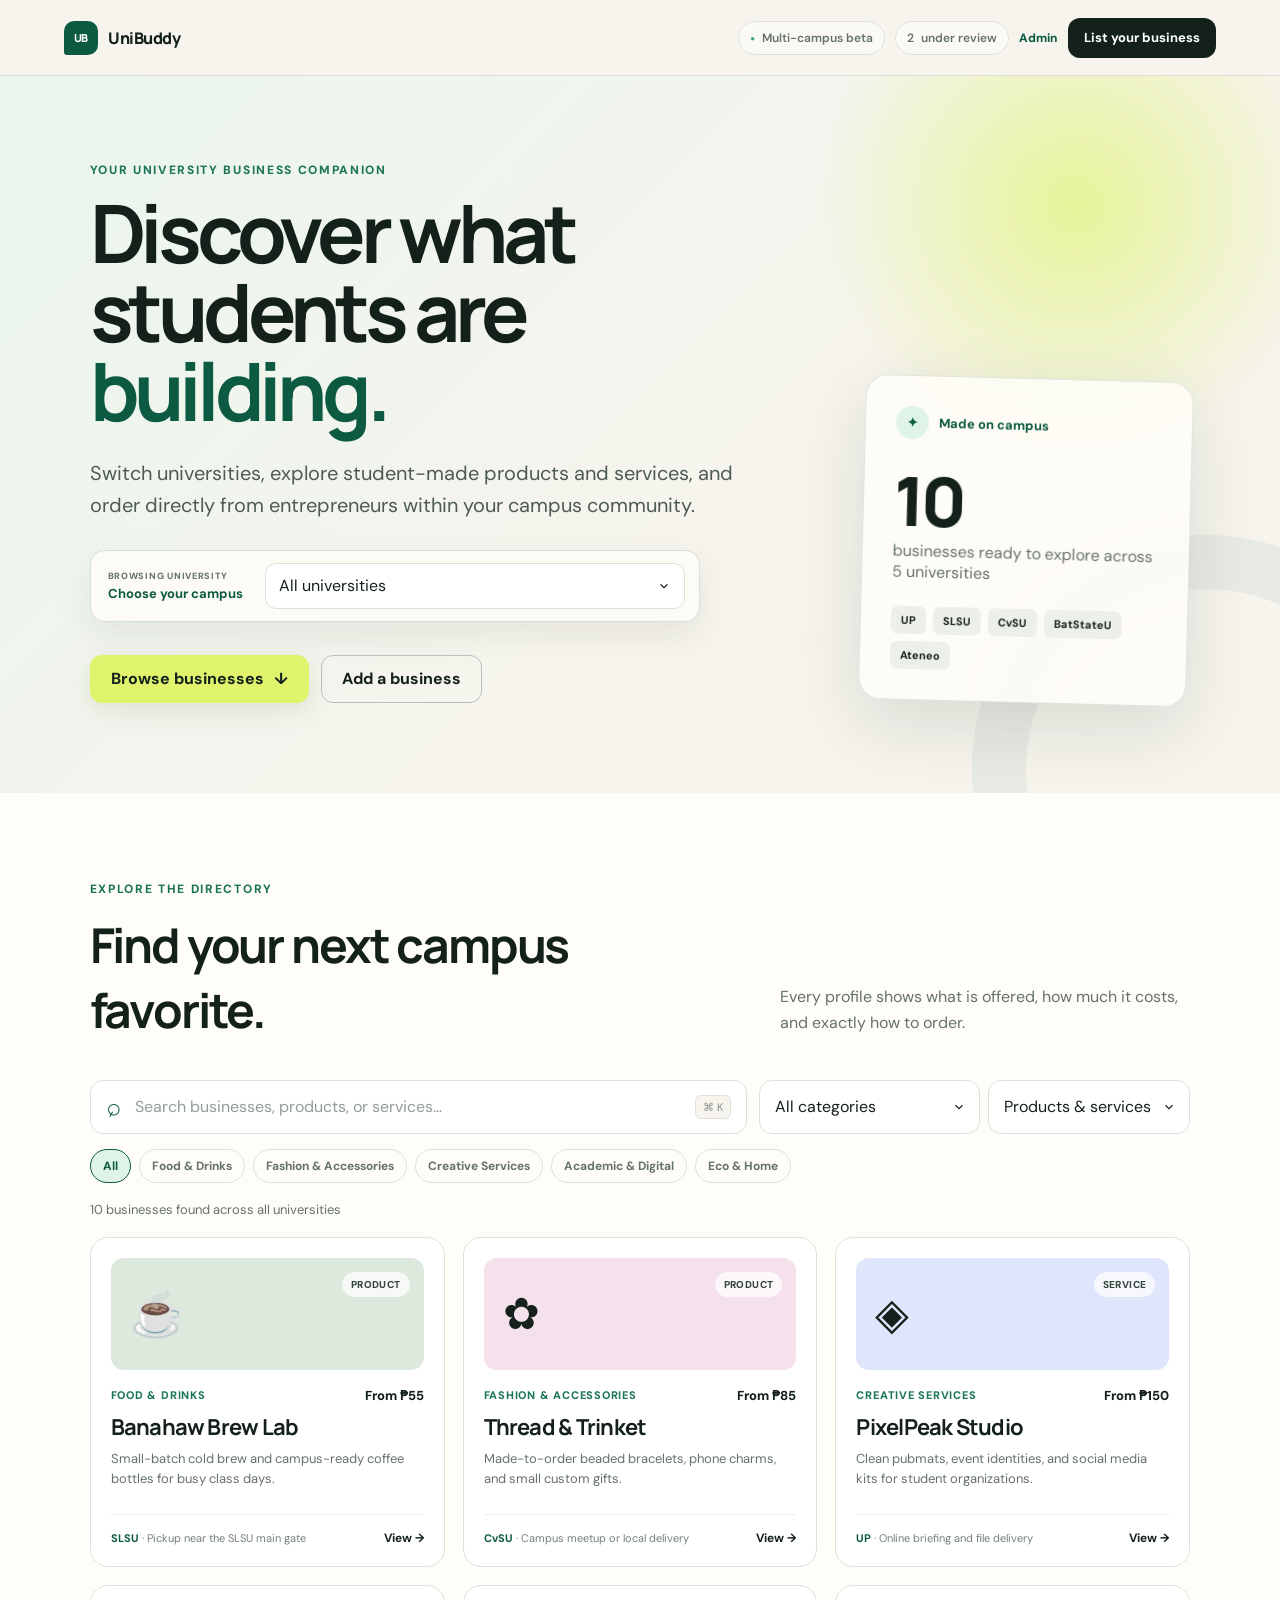
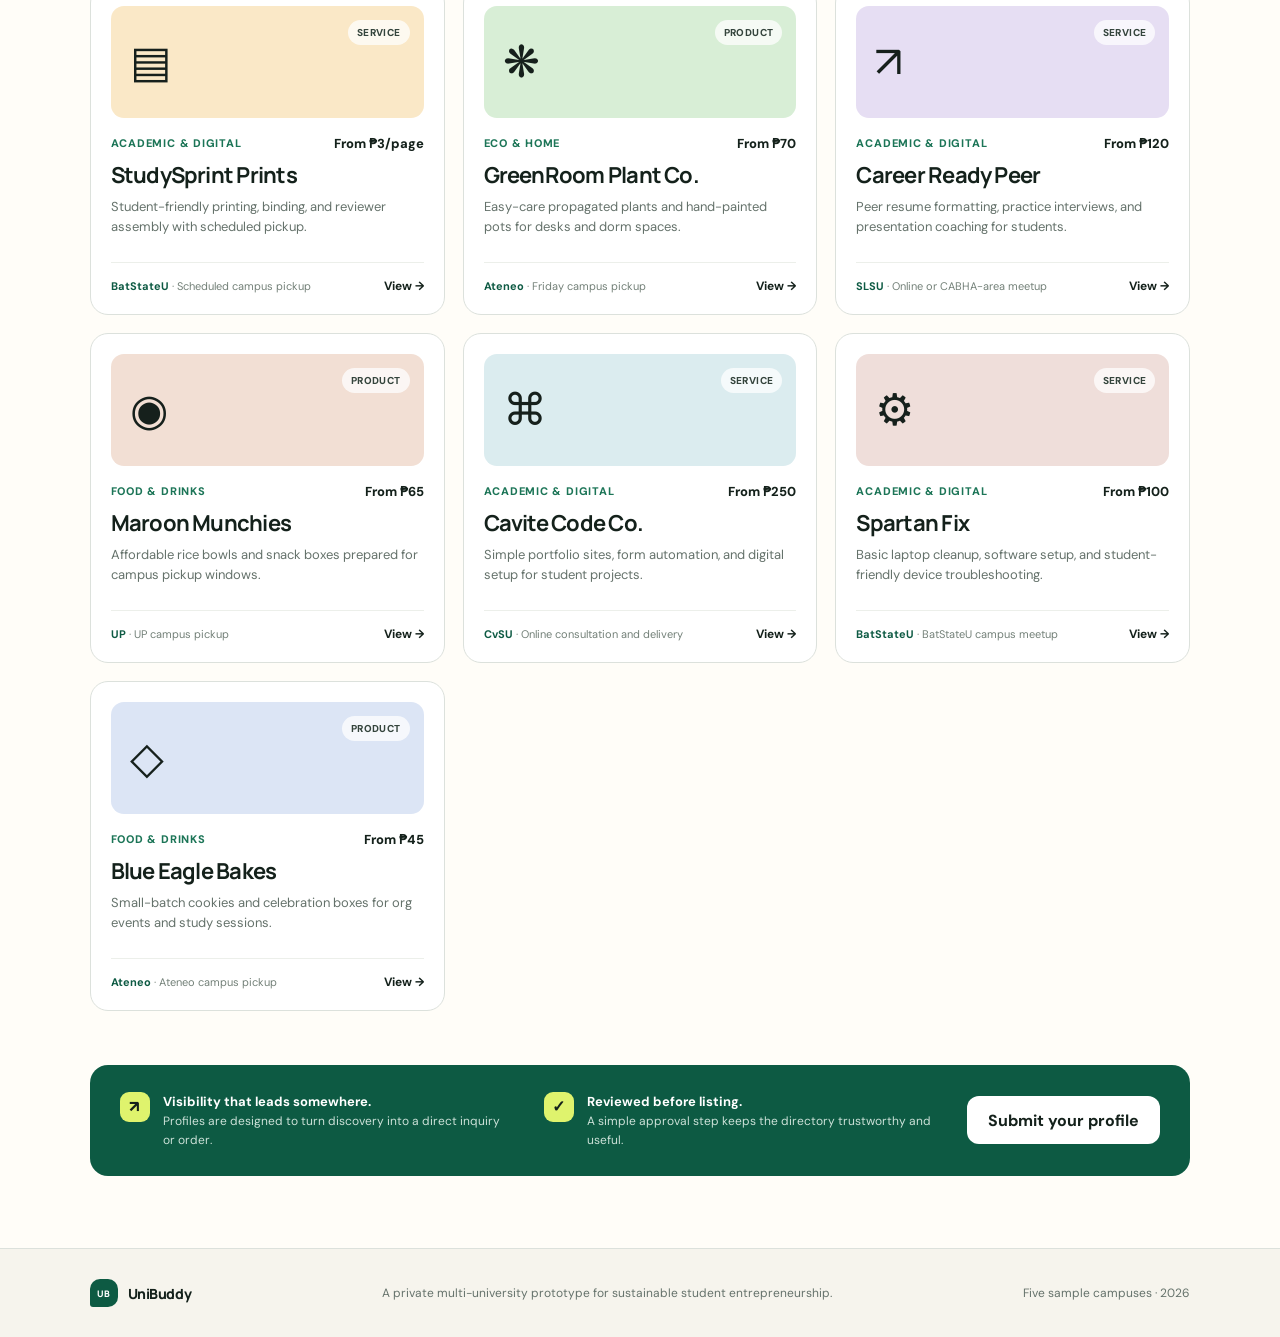
<file: index.html>
<!doctype html>
<html lang="en">
  <head>
    <meta charset="UTF-8" />
    <meta name="viewport" content="width=device-width, initial-scale=1.0" />
    <meta name="description" content="UniBuddy is a multi-university directory for student-owned products and services." />
    <title>UniBuddy — University Student Business Directory</title>
    <link rel="preconnect" href="https://fonts.googleapis.com" />
    <link rel="preconnect" href="https://fonts.gstatic.com" crossorigin />
    <link href="https://fonts.googleapis.com/css2?family=DM+Sans:wght@400;500;600;700&family=Manrope:wght@600;700;800&display=swap" rel="stylesheet" />
    <link rel="stylesheet" href="styles.css" />
  </head>
  <body>
    <header class="site-header">
      <a class="brand" href="#top" aria-label="UniBuddy home">
        <span class="brand-mark">UB</span>
        <span>UniBuddy</span>
      </a>
      <div class="header-actions">
        <span class="private-badge"><span aria-hidden="true">●</span> Multi-campus beta</span>
        <button class="submission-status" id="submissionStatus" type="button" hidden>
          <span id="pendingCount">0</span> under review
        </button>
        <a class="header-link" href="admin.html">Admin</a>
        <button class="button button-dark button-small" data-open-submit type="button">List your business</button>
      </div>
    </header>

    <main id="top">
      <section class="hero">
        <div class="hero-content">
          <p class="eyebrow">Your university business companion</p>
          <h1>Discover what students are <span>building.</span></h1>
          <p class="hero-copy">Switch universities, explore student-made products and services, and order directly from entrepreneurs within your campus community.</p>
          <label class="campus-switcher" for="universitySelect">
            <span><small>Browsing university</small><strong>Choose your campus</strong></span>
            <select id="universitySelect" aria-label="Choose a university">
              <option value="all">All universities</option>
              <option value="up">University of the Philippines (UP)</option>
              <option value="slsu">Southern Luzon State University (SLSU)</option>
              <option value="cvsu">Cavite State University (CvSU)</option>
              <option value="batsu">Batangas State University (BatStateU)</option>
              <option value="ateneo">Ateneo de Manila University</option>
            </select>
          </label>
          <div class="hero-actions">
            <a class="button button-accent" href="#directory">Browse businesses <span aria-hidden="true">↓</span></a>
            <button class="button button-ghost" data-open-submit type="button">Add a business</button>
          </div>
        </div>
        <aside class="hero-card" aria-label="Directory snapshot">
          <div class="snapshot-top">
            <span class="snapshot-icon" aria-hidden="true">✦</span>
            <span>Made on campus</span>
          </div>
          <div class="snapshot-number" id="heroBusinessCount">10</div>
          <p id="snapshotContext">businesses ready to explore across 5 universities</p>
          <div class="snapshot-tags">
            <span>UP</span><span>SLSU</span><span>CvSU</span><span>BatStateU</span><span>Ateneo</span>
          </div>
        </aside>
      </section>

      <section class="directory-section" id="directory">
        <div class="section-heading">
          <div>
            <p class="eyebrow">Explore the directory</p>
            <h2>Find your next campus favorite.</h2>
          </div>
          <p>Every profile shows what is offered, how much it costs, and exactly how to order.</p>
        </div>

        <div class="browse-panel">
          <label class="search-box" for="searchInput">
            <span aria-hidden="true">⌕</span>
            <input id="searchInput" type="search" placeholder="Search businesses, products, or services…" autocomplete="off" />
            <kbd>⌘ K</kbd>
          </label>
          <div class="select-group">
            <label>
              <span class="sr-only">Filter by category</span>
              <select id="categoryFilter">
                <option value="all">All categories</option>
              </select>
            </label>
            <label>
              <span class="sr-only">Filter by offering type</span>
              <select id="typeFilter">
                <option value="all">Products & services</option>
                <option value="Product">Products</option>
                <option value="Service">Services</option>
              </select>
            </label>
          </div>
        </div>

        <div class="category-chips" id="categoryChips" aria-label="Quick category filters"></div>

        <div class="results-row">
          <p id="resultsCount" aria-live="polite"></p>
          <button class="text-button" id="resetFilters" type="button" hidden>Clear filters</button>
        </div>

        <div class="business-grid" id="businessGrid"></div>

        <div class="empty-state" id="emptyState" hidden>
          <span aria-hidden="true">⌕</span>
          <h3>No businesses found</h3>
          <p>Try another keyword or clear the filters.</p>
          <button class="button button-dark button-small" id="emptyReset" type="button">Show all businesses</button>
        </div>

        <div class="purpose-strip">
          <div>
            <span aria-hidden="true">↗</span>
            <p><strong>Visibility that leads somewhere.</strong><br />Profiles are designed to turn discovery into a direct inquiry or order.</p>
          </div>
          <div>
            <span aria-hidden="true">✓</span>
            <p><strong>Reviewed before listing.</strong><br />A simple approval step keeps the directory trustworthy and useful.</p>
          </div>
          <button class="button button-light" data-open-submit type="button">Submit your profile</button>
        </div>
      </section>
    </main>

    <footer>
      <a class="brand brand-footer" href="#top"><span class="brand-mark">UB</span><span>UniBuddy</span></a>
      <p>A private multi-university prototype for sustainable student entrepreneurship.</p>
      <span>Five sample campuses · 2026</span>
    </footer>

    <dialog class="profile-dialog" id="profileDialog" aria-labelledby="profileName">
      <div class="dialog-shell">
        <button class="icon-button dialog-close" type="button" data-close-profile aria-label="Close profile">×</button>
        <div id="profileContent"></div>
      </div>
    </dialog>

    <dialog class="submit-dialog" id="submitDialog" aria-labelledby="submitTitle">
      <div class="submit-shell">
        <div class="submit-heading">
          <div>
            <p class="eyebrow">Business profile submission</p>
            <h2 id="submitTitle">Show your campus what you offer.</h2>
            <p>Your listing will be saved as a private demo submission and marked for admin review.</p>
          </div>
          <button class="icon-button" type="button" data-close-submit aria-label="Close submission form">×</button>
        </div>

        <div class="submit-layout" id="submissionFormView">
          <form id="businessForm" novalidate>
            <div class="form-grid">
              <label class="field field-wide">
                <span>University *</span>
                <select name="universityId" required>
                  <option value="">Choose your university</option>
                  <option value="up">University of the Philippines (UP)</option>
                  <option value="slsu">Southern Luzon State University (SLSU)</option>
                  <option value="cvsu">Cavite State University (CvSU)</option>
                  <option value="batsu">Batangas State University (BatStateU)</option>
                  <option value="ateneo">Ateneo de Manila University</option>
                </select>
                <small class="error-message"></small>
              </label>
              <label class="field field-wide">
                <span>Business name *</span>
                <input name="businessName" required maxlength="45" placeholder="e.g., Your Campus Brand" />
                <small class="error-message"></small>
              </label>
              <label class="field">
                <span>Category *</span>
                <select name="category" required>
                  <option value="">Choose one</option>
                  <option>Food & Drinks</option>
                  <option>Fashion & Accessories</option>
                  <option>Creative Services</option>
                  <option>Academic & Digital</option>
                  <option>Eco & Home</option>
                  <option>Personal Care</option>
                </select>
                <small class="error-message"></small>
              </label>
              <label class="field">
                <span>Offering type *</span>
                <select name="type" required>
                  <option value="">Choose one</option>
                  <option>Product</option>
                  <option>Service</option>
                </select>
                <small class="error-message"></small>
              </label>
              <label class="field field-wide">
                <span>Short description *</span>
                <textarea name="description" required maxlength="150" rows="3" placeholder="What do you offer, and who is it for?"></textarea>
                <small class="character-count"><span id="descriptionCount">0</span>/150</small>
                <small class="error-message"></small>
              </label>
              <label class="field">
                <span>Starting price *</span>
                <input name="price" required maxlength="25" placeholder="e.g., ₱120" />
                <small class="error-message"></small>
              </label>
              <label class="field">
                <span>Order method *</span>
                <select name="orderMethod" required>
                  <option value="">Choose one</option>
                  <option>Message to order</option>
                  <option>Order form</option>
                  <option>Booking request</option>
                  <option>Pre-order</option>
                </select>
                <small class="error-message"></small>
              </label>
              <label class="field">
                <span>Contact or order link *</span>
                <input name="contact" required maxlength="80" placeholder="Email, handle, or form link" />
                <small class="error-message"></small>
              </label>
              <label class="field">
                <span>Pickup / delivery</span>
                <input name="fulfillment" maxlength="60" placeholder="e.g., campus gate pickup" />
              </label>
              <label class="field field-wide">
                <span>Sustainable practice</span>
                <input name="impact" maxlength="100" placeholder="e.g., Made to order to reduce excess inventory" />
              </label>
            </div>
            <label class="consent-row">
              <input type="checkbox" name="consent" required />
              <span>I confirm these details are ready for directory review.</span>
            </label>
            <small class="error-message consent-error"></small>
            <div class="form-actions">
              <button class="button button-ghost" type="button" data-close-submit>Cancel</button>
              <button class="button button-accent" type="submit">Submit for review <span aria-hidden="true">→</span></button>
            </div>
          </form>

          <aside class="live-preview" aria-label="Live profile preview">
            <p class="preview-label">Live preview</p>
            <div id="formPreview"></div>
          </aside>
        </div>

        <div class="submission-success" id="submissionSuccess" hidden>
          <div class="success-mark" aria-hidden="true">✓</div>
          <p class="eyebrow">Submitted for review</p>
          <h2>Your profile is in the review queue.</h2>
          <p>For this private prototype, the submission is saved only in this browser. It will not appear in the main directory until an admin approves it.</p>
          <div class="review-card" id="reviewCard"></div>
          <button class="button button-dark" type="button" data-close-submit>Back to directory</button>
        </div>
      </div>
    </dialog>

    <div class="toast" id="toast" role="status" aria-live="polite"></div>
    <script src="store.js"></script>
    <script src="app.js"></script>
  </body>
</html>
</file>
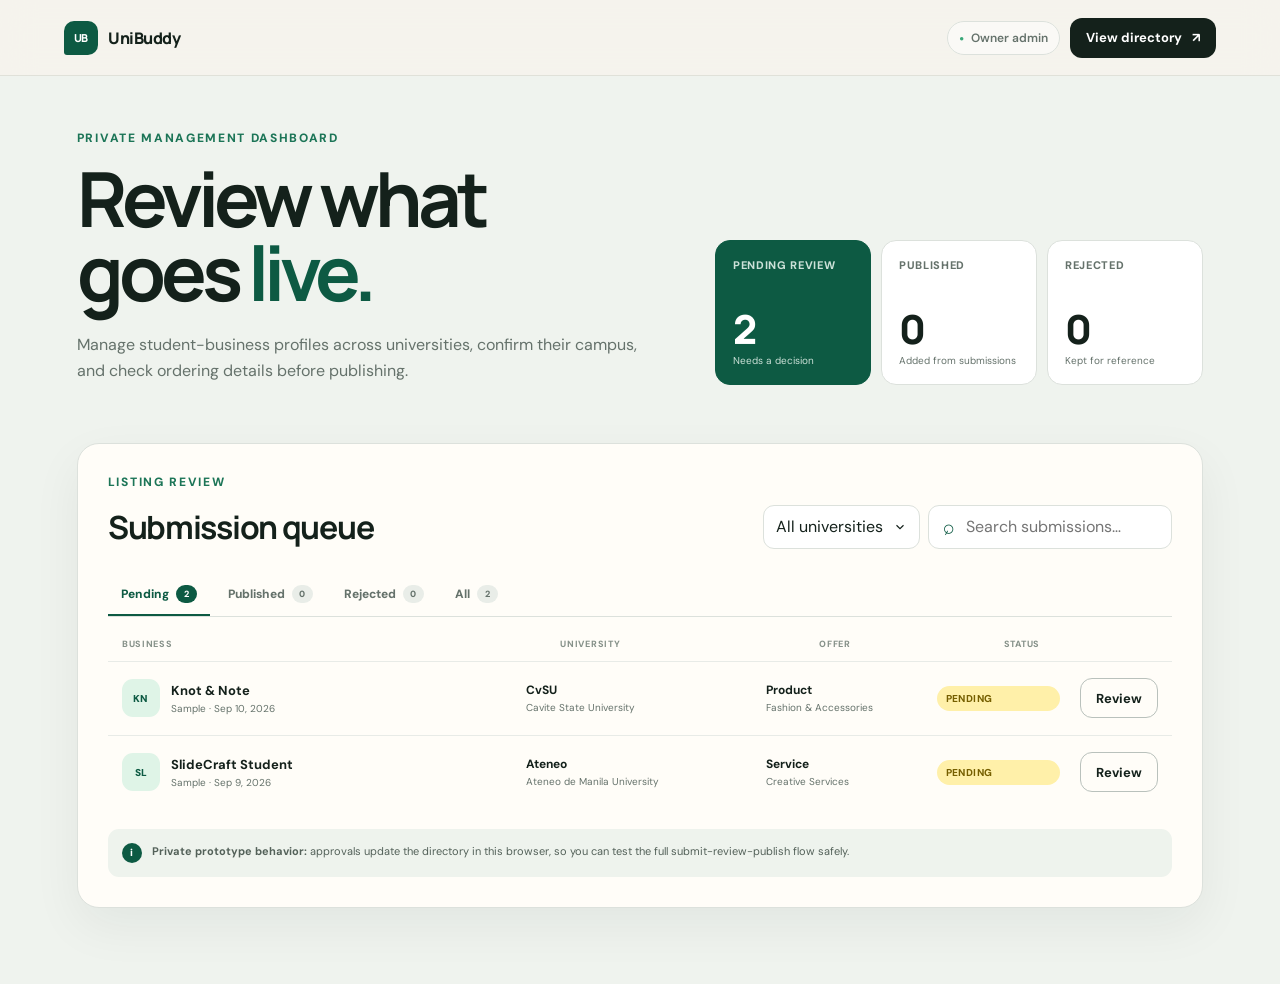
<file: admin.html>
<!doctype html>
<html lang="en">
  <head>
    <meta charset="UTF-8" />
    <meta name="viewport" content="width=device-width, initial-scale=1.0" />
    <meta name="description" content="Private UniBuddy multi-university listing review dashboard." />
    <title>UniBuddy Admin — Listing Review</title>
    <link rel="preconnect" href="https://fonts.googleapis.com" />
    <link rel="preconnect" href="https://fonts.gstatic.com" crossorigin />
    <link href="https://fonts.googleapis.com/css2?family=DM+Sans:wght@400;500;600;700&family=Manrope:wght@600;700;800&display=swap" rel="stylesheet" />
    <link rel="stylesheet" href="styles.css" />
  </head>
  <body class="admin-page">
    <header class="site-header admin-header">
      <a class="brand" href="index.html" aria-label="Back to UniBuddy directory">
        <span class="brand-mark">UB</span>
        <span>UniBuddy</span>
      </a>
      <div class="header-actions">
        <span class="private-badge"><span aria-hidden="true">●</span> Owner admin</span>
        <a class="button button-dark button-small" href="index.html">View directory <span aria-hidden="true">↗</span></a>
      </div>
    </header>

    <main class="admin-main">
      <section class="admin-intro">
        <div>
          <p class="eyebrow">Private management dashboard</p>
          <h1>Review what goes <span>live.</span></h1>
          <p>Manage student-business profiles across universities, confirm their campus, and check ordering details before publishing.</p>
        </div>
        <div class="admin-stat-grid" aria-label="Submission summary">
          <article class="admin-stat stat-pending"><span>Pending review</span><strong id="pendingStat">0</strong><small>Needs a decision</small></article>
          <article class="admin-stat"><span>Published</span><strong id="approvedStat">0</strong><small>Added from submissions</small></article>
          <article class="admin-stat"><span>Rejected</span><strong id="rejectedStat">0</strong><small>Kept for reference</small></article>
        </div>
      </section>

      <section class="review-section">
        <div class="review-heading">
          <div>
            <p class="eyebrow">Listing review</p>
            <h2>Submission queue</h2>
          </div>
          <div class="admin-toolbar">
            <label class="admin-campus-filter">
              <span class="sr-only">Filter submissions by university</span>
              <select id="adminUniversityFilter">
                <option value="all">All universities</option>
                <option value="up">UP</option><option value="slsu">SLSU</option><option value="cvsu">CvSU</option>
                <option value="batsu">BatStateU</option><option value="ateneo">Ateneo</option>
              </select>
            </label>
            <label class="admin-search" for="adminSearch">
              <span aria-hidden="true">⌕</span>
              <input id="adminSearch" type="search" placeholder="Search submissions…" autocomplete="off" />
            </label>
          </div>
        </div>

        <div class="review-tabs" id="reviewTabs" role="tablist" aria-label="Submission status filters">
          <button class="review-tab active" type="button" data-status="Pending">Pending <span id="pendingTabCount">0</span></button>
          <button class="review-tab" type="button" data-status="Approved">Published <span id="approvedTabCount">0</span></button>
          <button class="review-tab" type="button" data-status="Rejected">Rejected <span id="rejectedTabCount">0</span></button>
          <button class="review-tab" type="button" data-status="All">All <span id="allTabCount">0</span></button>
        </div>

        <div class="review-table-wrap">
          <div class="review-table-head" aria-hidden="true">
            <span>Business</span><span>University</span><span>Offer</span><span>Status</span><span></span>
          </div>
          <div id="reviewQueue"></div>
          <div class="admin-empty" id="adminEmpty" hidden>
            <span aria-hidden="true">✓</span>
            <h3>Nothing here right now</h3>
            <p>Try another status or search term.</p>
          </div>
        </div>

        <div class="admin-note">
          <span aria-hidden="true">i</span>
          <p><strong>Private prototype behavior:</strong> approvals update the directory in this browser, so you can test the full submit-review-publish flow safely.</p>
        </div>
      </section>
    </main>

    <dialog class="admin-dialog" id="reviewDialog" aria-labelledby="reviewBusinessName">
      <div class="admin-dialog-shell">
        <div class="admin-dialog-heading">
          <div>
            <span class="status-pill" id="editorStatus">Pending</span>
            <h2 id="reviewBusinessName">Review profile</h2>
            <p id="reviewMetadata"></p>
          </div>
          <button class="icon-button" id="closeReview" type="button" aria-label="Close review">×</button>
        </div>

        <form id="reviewForm">
          <div class="form-grid admin-form-grid">
            <label class="field field-wide"><span>University *</span>
              <select name="universityId" required>
                <option value="up">University of the Philippines (UP)</option><option value="slsu">Southern Luzon State University (SLSU)</option>
                <option value="cvsu">Cavite State University (CvSU)</option><option value="batsu">Batangas State University (BatStateU)</option>
                <option value="ateneo">Ateneo de Manila University</option>
              </select>
            </label>
            <label class="field field-wide"><span>Business name *</span><input name="businessName" required maxlength="45" /></label>
            <label class="field"><span>Category *</span>
              <select name="category" required>
                <option>Food & Drinks</option><option>Fashion & Accessories</option><option>Creative Services</option>
                <option>Academic & Digital</option><option>Eco & Home</option><option>Personal Care</option>
              </select>
            </label>
            <label class="field"><span>Offering type *</span><select name="type" required><option>Product</option><option>Service</option></select></label>
            <label class="field field-wide"><span>Description *</span><textarea name="description" required maxlength="150" rows="3"></textarea></label>
            <label class="field"><span>Starting price *</span><input name="price" required maxlength="25" /></label>
            <label class="field"><span>Order method *</span>
              <select name="orderMethod" required><option>Message to order</option><option>Order form</option><option>Booking request</option><option>Pre-order</option></select>
            </label>
            <label class="field"><span>Contact / order link *</span><input name="contact" required maxlength="80" /></label>
            <label class="field"><span>Pickup / delivery</span><input name="fulfillment" maxlength="60" /></label>
            <label class="field field-wide"><span>Sustainable practice</span><input name="impact" maxlength="100" /></label>
          </div>
          <div class="admin-editor-actions">
            <button class="text-button danger-text" id="deleteSubmission" type="button">Delete listing</button>
            <div>
              <button class="button button-ghost" id="rejectSubmission" type="button">Reject</button>
              <button class="button button-light-outline" type="submit">Save changes</button>
              <button class="button button-accent" id="approveSubmission" type="button">Approve & publish</button>
            </div>
          </div>
        </form>
      </div>
    </dialog>

    <div class="toast" id="adminToast" role="status" aria-live="polite"></div>
    <script src="store.js"></script>
    <script src="admin.js"></script>
  </body>
</html>
</file>
<file: styles.css>
:root {
  --ink: #14211b;
  --muted: #65726b;
  --cream: #f6f4ed;
  --paper: #fffdf8;
  --line: #dce1dc;
  --green: #0d5a43;
  --green-2: #1c7557;
  --mint: #dff4e7;
  --lime: #dff36d;
  --shadow: 0 24px 70px rgba(20, 33, 27, 0.12);
  --radius: 22px;
}

* { box-sizing: border-box; }
html { scroll-behavior: smooth; }
body {
  margin: 0;
  color: var(--ink);
  background: var(--cream);
  font-family: "DM Sans", sans-serif;
  -webkit-font-smoothing: antialiased;
}
button, input, select, textarea { font: inherit; }
button, a { -webkit-tap-highlight-color: transparent; }
button { color: inherit; }
a { color: inherit; text-decoration: none; }

.site-header {
  position: sticky;
  top: 0;
  z-index: 30;
  height: 76px;
  display: flex;
  align-items: center;
  justify-content: space-between;
  padding: 0 clamp(22px, 5vw, 78px);
  background: rgba(246, 244, 237, 0.92);
  border-bottom: 1px solid rgba(20, 33, 27, 0.09);
  backdrop-filter: blur(16px);
}

.brand {
  display: inline-flex;
  align-items: center;
  gap: 10px;
  font-family: "Manrope", sans-serif;
  font-weight: 800;
  letter-spacing: -0.03em;
}
.brand-mark {
  display: grid;
  place-items: center;
  width: 34px;
  height: 34px;
  border-radius: 10px 10px 10px 3px;
  background: var(--green);
  color: white;
  font-size: 11px;
  letter-spacing: -0.04em;
}
.header-actions { display: flex; align-items: center; gap: 10px; }
.header-link, .footer-link { color: var(--green); font-size: 12px; font-weight: 800; }
.header-link:hover, .footer-link:hover { text-decoration: underline; text-underline-offset: 4px; }
.private-badge, .submission-status {
  display: inline-flex;
  align-items: center;
  gap: 7px;
  padding: 8px 11px;
  border: 1px solid var(--line);
  border-radius: 999px;
  color: var(--muted);
  background: rgba(255,255,255,.45);
  font-size: 12px;
  font-weight: 600;
}
.private-badge span { color: #3aa879; font-size: 8px; }
.submission-status { cursor: pointer; }
.submission-status:hover { border-color: var(--green); color: var(--green); }

.button {
  display: inline-flex;
  min-height: 48px;
  align-items: center;
  justify-content: center;
  gap: 10px;
  padding: 0 20px;
  border: 1px solid transparent;
  border-radius: 12px;
  font-weight: 700;
  cursor: pointer;
  transition: transform .2s ease, box-shadow .2s ease, background .2s ease;
}
.button:hover { transform: translateY(-2px); }
.button:focus-visible, .text-button:focus-visible, .icon-button:focus-visible, .business-card:focus-visible { outline: 3px solid rgba(28, 117, 87, .28); outline-offset: 3px; }
.button-accent { background: var(--lime); color: var(--ink); box-shadow: 0 8px 24px rgba(79, 101, 24, .12); }
.button-accent:hover { box-shadow: 0 12px 30px rgba(79, 101, 24, .18); }
.button-dark { background: var(--ink); color: white; }
.button-ghost { background: transparent; border-color: #b9c1bc; }
.button-light { background: white; color: var(--ink); }
.button-small { min-height: 40px; padding-inline: 15px; font-size: 13px; }

.hero {
  min-height: 565px;
  display: grid;
  grid-template-columns: minmax(0, 1.25fr) minmax(280px, .6fr);
  align-items: center;
  gap: clamp(36px, 7vw, 110px);
  padding: 86px clamp(22px, 7vw, 112px) 90px;
  position: relative;
  overflow: hidden;
  background:
    radial-gradient(circle at 84% 18%, rgba(223, 243, 109, .65), transparent 21%),
    linear-gradient(135deg, #eaf6ee 0%, #f6f4ed 58%);
}
.hero::after {
  content: "";
  position: absolute;
  width: 360px;
  height: 360px;
  right: -160px;
  bottom: -210px;
  border: 54px solid rgba(13, 90, 67, .06);
  border-radius: 50%;
}
.hero-content, .hero-card { position: relative; z-index: 1; }
.eyebrow {
  margin: 0 0 15px;
  color: var(--green-2);
  font-size: 12px;
  font-weight: 800;
  letter-spacing: .14em;
  text-transform: uppercase;
}
h1, h2, h3 { font-family: "Manrope", sans-serif; }
h1 {
  max-width: 800px;
  margin: 0;
  font-size: clamp(48px, 6.3vw, 88px);
  line-height: .98;
  letter-spacing: -.065em;
}
h1 span { color: var(--green); }
.hero-copy {
  max-width: 665px;
  margin: 27px 0 0;
  color: #4e5b54;
  font-size: clamp(17px, 1.6vw, 20px);
  line-height: 1.62;
}
.hero-actions { display: flex; gap: 12px; margin-top: 33px; }
.campus-switcher {
  width: min(610px, 100%);
  min-height: 72px;
  display: grid;
  grid-template-columns: auto minmax(230px, 1fr);
  align-items: center;
  gap: 22px;
  margin-top: 28px;
  padding: 12px 14px 12px 17px;
  border: 1px solid rgba(13, 90, 67, .16);
  border-radius: 15px;
  background: rgba(255, 253, 248, .78);
  box-shadow: 0 12px 34px rgba(20, 33, 27, .08);
}
.campus-switcher > span { display: flex; flex-direction: column; gap: 3px; }
.campus-switcher small { color: var(--muted); font-size: 9px; font-weight: 800; letter-spacing: .08em; text-transform: uppercase; }
.campus-switcher strong { color: var(--green); font-size: 13px; }
.campus-switcher select {
  width: 100%;
  height: 46px;
  padding: 0 38px 0 13px;
  border: 1px solid var(--line);
  border-radius: 11px;
  outline: 0;
  color: var(--ink);
  background: white url("data:image/svg+xml,%3Csvg xmlns='http://www.w3.org/2000/svg' width='14' height='14' viewBox='0 0 24 24' fill='none' stroke='%2314211b' stroke-width='2'%3E%3Cpath d='m6 9 6 6 6-6'/%3E%3C/svg%3E") no-repeat right 13px center;
}
.campus-switcher select:focus { border-color: var(--green-2); box-shadow: 0 0 0 3px rgba(28,117,87,.08); }

.hero-card {
  align-self: end;
  max-width: 390px;
  margin-left: auto;
  padding: 30px;
  border: 1px solid rgba(13, 90, 67, .13);
  border-radius: var(--radius);
  background: rgba(255, 253, 248, .84);
  box-shadow: var(--shadow);
  backdrop-filter: blur(14px);
  transform: rotate(1.5deg);
}
.snapshot-top { display: flex; align-items: center; gap: 10px; color: var(--green); font-size: 13px; font-weight: 700; }
.snapshot-icon { display: grid; place-items: center; width: 33px; height: 33px; border-radius: 50%; background: var(--mint); }
.snapshot-number { margin-top: 27px; font-family: "Manrope"; font-size: 68px; font-weight: 800; line-height: 1; letter-spacing: -.06em; }
.hero-card > p { margin: 6px 0 24px; color: var(--muted); }
.snapshot-tags { display: flex; flex-wrap: wrap; gap: 7px; }
.snapshot-tags span { padding: 7px 10px; border-radius: 7px; background: #edf0ea; font-size: 11px; font-weight: 700; }

.directory-section { padding: 88px clamp(22px, 7vw, 112px) 72px; background: var(--paper); }
.section-heading { display: flex; justify-content: space-between; gap: 40px; align-items: end; }
.section-heading h2 { margin: 0; font-size: clamp(32px, 4vw, 48px); letter-spacing: -.045em; }
.section-heading > p { max-width: 410px; margin: 0 0 5px; color: var(--muted); line-height: 1.65; }

.browse-panel { display: grid; grid-template-columns: minmax(280px, 1fr) auto; gap: 12px; margin-top: 38px; }
.search-box {
  height: 54px;
  display: flex;
  align-items: center;
  gap: 12px;
  padding: 0 15px;
  border: 1px solid var(--line);
  border-radius: 13px;
  background: white;
  transition: border .2s, box-shadow .2s;
}
.search-box:focus-within { border-color: var(--green-2); box-shadow: 0 0 0 4px rgba(28,117,87,.08); }
.search-box > span { font-size: 25px; transform: rotate(-15deg); color: var(--green); }
.search-box input { flex: 1; min-width: 0; border: 0; outline: 0; color: var(--ink); background: transparent; }
.search-box input::placeholder { color: #929d96; }
kbd { padding: 4px 7px; border: 1px solid var(--line); border-radius: 6px; color: #89938d; background: var(--cream); font: 11px "DM Sans"; }
.select-group { display: flex; gap: 8px; }
select { appearance: none; }
.select-group select {
  height: 54px;
  min-width: 180px;
  padding: 0 38px 0 15px;
  border: 1px solid var(--line);
  border-radius: 13px;
  color: var(--ink);
  background: white url("data:image/svg+xml,%3Csvg xmlns='http://www.w3.org/2000/svg' width='14' height='14' viewBox='0 0 24 24' fill='none' stroke='%2314211b' stroke-width='2'%3E%3Cpath d='m6 9 6 6 6-6'/%3E%3C/svg%3E") no-repeat right 13px center;
}

.category-chips { display: flex; flex-wrap: wrap; gap: 8px; margin-top: 15px; }
.chip { padding: 8px 12px; border: 1px solid var(--line); border-radius: 999px; background: transparent; color: var(--muted); font-size: 12px; font-weight: 700; cursor: pointer; }
.chip:hover, .chip.active { border-color: var(--green); color: var(--green); background: var(--mint); }
.results-row { min-height: 54px; display: flex; align-items: center; justify-content: space-between; }
.results-row p { margin: 0; color: var(--muted); font-size: 13px; }
.text-button { border: 0; background: none; color: var(--green); font-size: 13px; font-weight: 700; cursor: pointer; }

.business-grid { display: grid; grid-template-columns: repeat(3, minmax(0, 1fr)); gap: 18px; }
.business-card {
  min-height: 330px;
  display: flex;
  flex-direction: column;
  padding: 20px;
  border: 1px solid var(--line);
  border-radius: 18px;
  background: white;
  cursor: pointer;
  transition: transform .22s ease, box-shadow .22s ease, border-color .22s ease;
}
.business-card:hover { transform: translateY(-5px); border-color: #b7c6bd; box-shadow: 0 18px 42px rgba(28,44,35,.09); }
.card-cover {
  height: 112px;
  display: flex;
  justify-content: space-between;
  align-items: flex-start;
  padding: 14px;
  border-radius: 13px;
  background: var(--card-bg);
}
.card-symbol { font-size: 44px; filter: saturate(.8); align-self: center; margin-left: 5px; }
.type-pill, .status-pill { padding: 6px 9px; border-radius: 999px; background: rgba(255,255,255,.74); color: #34443c; font-size: 10px; font-weight: 800; letter-spacing: .04em; text-transform: uppercase; }
.card-meta { display: flex; justify-content: space-between; align-items: center; gap: 8px; margin-top: 17px; }
.category-label { color: var(--green-2); font-size: 11px; font-weight: 800; text-transform: uppercase; letter-spacing: .07em; }
.price { color: var(--ink); font-size: 13px; font-weight: 800; }
.business-card h3 { margin: 8px 0 7px; font-size: 22px; letter-spacing: -.035em; }
.business-card > p { flex: 1; margin: 0; color: var(--muted); font-size: 13px; line-height: 1.55; }
.card-footer { display: flex; justify-content: space-between; align-items: center; margin-top: 17px; padding-top: 15px; border-top: 1px solid #ecefea; color: #738078; font-size: 11px; }
.card-footer > span { min-width: 0; overflow: hidden; text-overflow: ellipsis; white-space: nowrap; }
.card-footer b { color: var(--green); }
.card-footer strong { color: var(--ink); font-size: 12px; }

.empty-state { padding: 70px 20px; text-align: center; border: 1px dashed #bdc7c0; border-radius: 18px; background: #fbfaf6; }
.empty-state > span { font-size: 38px; color: var(--green); }
.empty-state h3 { margin: 12px 0 4px; font-size: 22px; }
.empty-state p { margin: 0 0 20px; color: var(--muted); }

.purpose-strip { display: grid; grid-template-columns: 1fr 1fr auto; align-items: center; gap: 32px; margin-top: 54px; padding: 27px 30px; border-radius: 18px; color: white; background: var(--green); }
.purpose-strip > div { display: flex; gap: 13px; align-items: flex-start; }
.purpose-strip > div > span { display: grid; place-items: center; flex: 0 0 auto; width: 30px; height: 30px; border-radius: 9px; color: var(--ink); background: var(--lime); font-weight: 900; }
.purpose-strip p { margin: 0; color: #cce1d8; font-size: 12px; line-height: 1.55; }
.purpose-strip strong { color: white; font-size: 13px; }

footer { display: grid; grid-template-columns: auto 1fr auto; align-items: center; gap: 30px; padding: 30px clamp(22px, 7vw, 112px); border-top: 1px solid var(--line); color: var(--muted); background: var(--cream); font-size: 12px; }
footer p { margin: 0; text-align: center; }
.brand-footer { color: var(--ink); font-size: 14px; }
.brand-footer .brand-mark { width: 28px; height: 28px; font-size: 9px; }

dialog { width: 100%; max-width: none; max-height: none; padding: 0; border: 0; background: transparent; color: var(--ink); }
dialog::backdrop { background: rgba(9, 20, 15, .62); backdrop-filter: blur(6px); }
.profile-dialog { width: min(760px, calc(100% - 28px)); }
.dialog-shell { position: relative; overflow: hidden; border-radius: 24px; background: var(--paper); box-shadow: var(--shadow); }
.dialog-close { position: absolute; z-index: 2; top: 16px; right: 16px; }
.icon-button { width: 40px; height: 40px; display: grid; place-items: center; border: 1px solid var(--line); border-radius: 50%; background: rgba(255,255,255,.88); font-size: 25px; line-height: 1; cursor: pointer; }
.icon-button:hover { background: white; }
.profile-cover { min-height: 180px; display: flex; align-items: flex-end; justify-content: space-between; padding: 26px; background: var(--profile-bg); }
.profile-symbol { font-size: 68px; }
.profile-body { padding: 30px; }
.profile-heading { display: flex; justify-content: space-between; gap: 20px; align-items: flex-start; }
.profile-heading h2 { margin: 6px 0 7px; font-size: 34px; letter-spacing: -.045em; }
.profile-heading p { max-width: 510px; margin: 0; color: var(--muted); line-height: 1.58; }
.profile-price { padding: 10px 13px; border-radius: 10px; white-space: nowrap; background: var(--mint); font-size: 14px; font-weight: 800; }
.profile-tags { display: flex; flex-wrap: wrap; gap: 7px; margin: 22px 0; }
.profile-tags span { padding: 7px 9px; border-radius: 7px; color: #4f5e56; background: #eff1ed; font-size: 11px; font-weight: 700; }
.profile-details { display: grid; grid-template-columns: 1fr 1fr; gap: 12px; }
.detail-box { padding: 16px; border: 1px solid var(--line); border-radius: 13px; }
.detail-box span { display: block; margin-bottom: 5px; color: var(--muted); font-size: 10px; font-weight: 800; letter-spacing: .07em; text-transform: uppercase; }
.detail-box strong { font-size: 13px; line-height: 1.45; }
.impact-box { display: flex; gap: 11px; align-items: flex-start; margin-top: 12px; padding: 15px 16px; border-radius: 13px; color: #1b583f; background: var(--mint); font-size: 12px; line-height: 1.5; }
.impact-box strong { display: block; }
.profile-actions { display: flex; gap: 10px; margin-top: 24px; }
.order-guide { margin-top: 12px; padding: 18px; border: 1px solid var(--line); border-radius: 13px; background: white; }
.order-guide ol { margin: 5px 0 0; padding-left: 22px; color: var(--muted); font-size: 13px; line-height: 1.8; }

.submit-dialog { width: min(1120px, calc(100% - 28px)); }
.submit-shell { max-height: calc(100vh - 34px); overflow: auto; padding: 30px; border-radius: 24px; background: var(--paper); box-shadow: var(--shadow); }
.submit-heading { display: flex; justify-content: space-between; align-items: flex-start; gap: 30px; padding-bottom: 24px; border-bottom: 1px solid var(--line); }
.submit-heading h2 { margin: 0 0 7px; font-size: 34px; letter-spacing: -.045em; }
.submit-heading p:not(.eyebrow) { margin: 0; color: var(--muted); }
.submit-layout { display: grid; grid-template-columns: minmax(0, 1.25fr) minmax(290px, .7fr); gap: 34px; padding-top: 27px; }
.form-grid { display: grid; grid-template-columns: 1fr 1fr; gap: 17px 14px; }
.field { display: flex; flex-direction: column; gap: 7px; position: relative; }
.field-wide { grid-column: 1 / -1; }
.field > span { font-size: 12px; font-weight: 800; }
.field input, .field select, .field textarea {
  width: 100%;
  border: 1px solid var(--line);
  border-radius: 11px;
  outline: 0;
  background: white;
  color: var(--ink);
}
.field input, .field select { height: 46px; padding: 0 13px; }
.field select { padding-right: 36px; background: white url("data:image/svg+xml,%3Csvg xmlns='http://www.w3.org/2000/svg' width='14' height='14' viewBox='0 0 24 24' fill='none' stroke='%2314211b' stroke-width='2'%3E%3Cpath d='m6 9 6 6 6-6'/%3E%3C/svg%3E") no-repeat right 13px center; }
.field textarea { resize: vertical; padding: 12px 13px; line-height: 1.5; }
.field input:focus, .field select:focus, .field textarea:focus { border-color: var(--green-2); box-shadow: 0 0 0 3px rgba(28,117,87,.08); }
.field.invalid input, .field.invalid select, .field.invalid textarea { border-color: #bc4b4b; }
.error-message { min-height: 0; color: #a83737; font-size: 10px; }
.character-count { position: absolute; right: 9px; bottom: 7px; color: #8c9790; font-size: 9px; }
.consent-row { display: flex; align-items: flex-start; gap: 9px; margin-top: 20px; color: var(--muted); font-size: 12px; cursor: pointer; }
.consent-row input { accent-color: var(--green); margin-top: 1px; }
.consent-error { display: block; margin-top: 5px; }
.form-actions { display: flex; justify-content: flex-end; gap: 10px; margin-top: 24px; }
.live-preview { padding: 18px; border-radius: 17px; background: #edf2ec; }
.preview-label { margin: 0 0 11px; color: var(--green); font-size: 10px; font-weight: 800; letter-spacing: .09em; text-transform: uppercase; }
.preview-card { overflow: hidden; border-radius: 15px; background: white; box-shadow: 0 14px 35px rgba(20,33,27,.08); }
.preview-cover { height: 105px; display: flex; align-items: center; justify-content: center; background: #dff4e7; font-size: 42px; }
.preview-body { padding: 17px; }
.preview-body .category-label { display: block; margin-bottom: 7px; }
.preview-body h3 { margin: 0 0 7px; font-size: 20px; }
.preview-body > p { min-height: 60px; margin: 0; color: var(--muted); font-size: 12px; line-height: 1.5; }
.preview-bottom { display: flex; justify-content: space-between; align-items: center; margin-top: 16px; padding-top: 13px; border-top: 1px solid var(--line); font-size: 11px; }
.review-note { display: flex; gap: 8px; margin: 14px 2px 0; color: #5d6a63; font-size: 11px; line-height: 1.45; }

.submission-success { max-width: 620px; margin: 0 auto; padding: 62px 20px 42px; text-align: center; }
.success-mark { width: 58px; height: 58px; display: grid; place-items: center; margin: 0 auto 20px; border-radius: 50%; color: var(--green); background: var(--mint); font-size: 28px; font-weight: 900; }
.submission-success h2 { margin: 0 0 10px; font-size: 34px; letter-spacing: -.04em; }
.submission-success > p:not(.eyebrow) { margin: 0 auto; color: var(--muted); line-height: 1.6; }
.review-card { display: flex; align-items: center; justify-content: space-between; gap: 20px; margin: 28px 0; padding: 17px; border: 1px solid var(--line); border-radius: 13px; background: white; text-align: left; }
.review-card h3 { margin: 0 0 3px; font-size: 17px; }
.review-card p { margin: 0; color: var(--muted); font-size: 12px; }
.status-pill.pending { color: #765f00; background: #fff0a9; }

.toast { position: fixed; z-index: 60; left: 50%; bottom: 26px; transform: translate(-50%, 20px); padding: 11px 15px; border-radius: 10px; color: white; background: var(--ink); box-shadow: var(--shadow); font-size: 12px; font-weight: 700; opacity: 0; pointer-events: none; transition: .22s ease; }
.toast.show { opacity: 1; transform: translate(-50%, 0); }
.sr-only { position: absolute; width: 1px; height: 1px; padding: 0; margin: -1px; overflow: hidden; clip: rect(0,0,0,0); white-space: nowrap; border: 0; }
[hidden] { display: none !important; }

/* Admin dashboard */
.admin-page { min-height: 100vh; background: #eff3ee; }
.admin-main { padding: 54px clamp(22px, 6vw, 92px) 76px; }
.admin-intro { display: grid; grid-template-columns: minmax(0, 1fr) minmax(460px, .85fr); gap: 64px; align-items: end; }
.admin-intro h1 { max-width: 650px; font-size: clamp(48px, 6vw, 76px); }
.admin-intro > div:first-child > p:last-child { max-width: 650px; margin: 22px 0 0; color: var(--muted); font-size: 16px; line-height: 1.65; }
.admin-stat-grid { display: grid; grid-template-columns: repeat(3, 1fr); gap: 10px; }
.admin-stat { min-height: 145px; display: flex; flex-direction: column; padding: 17px; border: 1px solid var(--line); border-radius: 15px; background: white; }
.admin-stat > span { color: var(--muted); font-size: 11px; font-weight: 800; text-transform: uppercase; letter-spacing: .06em; }
.admin-stat strong { margin-top: auto; font: 800 40px/1 "Manrope"; letter-spacing: -.05em; }
.admin-stat small { margin-top: 5px; color: var(--muted); font-size: 10px; }
.admin-stat.stat-pending { color: white; background: var(--green); border-color: var(--green); }
.admin-stat.stat-pending > span, .admin-stat.stat-pending small { color: #cce1d8; }

.review-section { margin-top: 58px; padding: 30px; border: 1px solid var(--line); border-radius: 22px; background: var(--paper); box-shadow: 0 18px 50px rgba(20,33,27,.06); }
.review-heading { display: flex; justify-content: space-between; gap: 30px; align-items: end; }
.review-heading h2 { margin: 0; font-size: 32px; letter-spacing: -.04em; }
.admin-toolbar { display: flex; align-items: center; gap: 8px; }
.admin-campus-filter select {
  height: 44px;
  min-width: 145px;
  padding: 0 36px 0 12px;
  border: 1px solid var(--line);
  border-radius: 11px;
  color: var(--ink);
  background: white url("data:image/svg+xml,%3Csvg xmlns='http://www.w3.org/2000/svg' width='14' height='14' viewBox='0 0 24 24' fill='none' stroke='%2314211b' stroke-width='2'%3E%3Cpath d='m6 9 6 6 6-6'/%3E%3C/svg%3E") no-repeat right 12px center;
}
.admin-search { width: min(360px, 100%); height: 44px; display: flex; align-items: center; gap: 10px; padding: 0 13px; border: 1px solid var(--line); border-radius: 11px; background: white; }
.admin-search > span { color: var(--green); font-size: 20px; transform: rotate(-15deg); }
.admin-search input { width: 100%; border: 0; outline: 0; background: transparent; }
.review-tabs { display: flex; gap: 5px; margin-top: 25px; border-bottom: 1px solid var(--line); }
.review-tab { display: flex; align-items: center; gap: 7px; padding: 11px 13px; border: 0; border-bottom: 2px solid transparent; color: var(--muted); background: transparent; font-size: 12px; font-weight: 800; cursor: pointer; }
.review-tab span { min-width: 21px; padding: 3px 6px; border-radius: 999px; background: #e9ede8; font-size: 9px; }
.review-tab.active { color: var(--green); border-bottom-color: var(--green); }
.review-tab.active span { color: white; background: var(--green); }
.review-table-wrap { margin-top: 10px; }
.review-table-head, .review-row { display: grid; grid-template-columns: minmax(220px, 1.4fr) minmax(150px, .8fr) minmax(110px, .55fr) minmax(90px, .45fr) auto; gap: 20px; align-items: center; }
.review-table-head { padding: 11px 14px; color: #869189; font-size: 9px; font-weight: 800; letter-spacing: .08em; text-transform: uppercase; }
.review-row { min-height: 74px; padding: 12px 14px; border-top: 1px solid #e8ebe7; }
.review-row:hover { background: #f8faf7; }
.review-row > div:not(.review-business) { display: flex; flex-direction: column; gap: 3px; }
.review-row strong { font-size: 12px; }
.review-row small, .review-row time { color: var(--muted); font-size: 10px; }
.review-business { display: flex; align-items: center; gap: 11px; min-width: 0; }
.review-business > div { min-width: 0; display: flex; flex-direction: column; gap: 3px; }
.review-business strong { overflow: hidden; text-overflow: ellipsis; white-space: nowrap; font-size: 13px; }
.review-avatar { width: 38px; height: 38px; display: grid; place-items: center; flex: 0 0 auto; border-radius: 11px; color: var(--green); background: var(--mint); font-size: 10px; font-weight: 900; }
.status-pill.approved { color: #176344; background: #d8f1e3; }
.status-pill.rejected { color: #9b3939; background: #f7dddd; }
.admin-empty { padding: 58px 20px; text-align: center; border-top: 1px solid var(--line); }
.admin-empty > span { width: 42px; height: 42px; display: grid; place-items: center; margin: 0 auto; border-radius: 50%; color: var(--green); background: var(--mint); font-weight: 900; }
.admin-empty h3 { margin: 12px 0 4px; }
.admin-empty p { margin: 0; color: var(--muted); font-size: 12px; }
.admin-note { display: flex; align-items: flex-start; gap: 10px; margin-top: 20px; padding: 14px; border-radius: 11px; color: #536159; background: #eef3ed; font-size: 11px; line-height: 1.5; }
.admin-note > span { width: 20px; height: 20px; display: grid; place-items: center; flex: 0 0 auto; border-radius: 50%; color: white; background: var(--green); font-size: 10px; font-weight: 900; }
.admin-note p { margin: 0; }

.admin-dialog { width: min(850px, calc(100% - 28px)); }
.admin-dialog-shell { max-height: calc(100vh - 36px); overflow: auto; padding: 28px; border-radius: 22px; background: var(--paper); box-shadow: var(--shadow); }
.admin-dialog-heading { display: flex; justify-content: space-between; gap: 25px; padding-bottom: 20px; border-bottom: 1px solid var(--line); }
.admin-dialog-heading h2 { margin: 10px 0 4px; font-size: 30px; letter-spacing: -.04em; }
.admin-dialog-heading p { margin: 0; color: var(--muted); font-size: 12px; }
.admin-form-grid { margin-top: 22px; }
.admin-editor-actions { display: flex; align-items: center; justify-content: space-between; gap: 18px; margin-top: 25px; padding-top: 20px; border-top: 1px solid var(--line); }
.admin-editor-actions > div { display: flex; gap: 8px; }
.danger-text { color: #aa3f3f; }
.button-light-outline { background: white; border-color: var(--line); }
button:disabled { opacity: .45; cursor: not-allowed; transform: none !important; }

@media (max-width: 980px) {
  .hero { grid-template-columns: 1fr; min-height: auto; }
  .hero-card { justify-self: start; margin: 0; transform: none; }
  .business-grid { grid-template-columns: repeat(2, minmax(0,1fr)); }
  .browse-panel { grid-template-columns: 1fr; }
  .purpose-strip { grid-template-columns: 1fr 1fr; }
  .purpose-strip .button { grid-column: 1 / -1; }
  .submit-layout { grid-template-columns: 1fr; }
  .live-preview { order: -1; }
  .preview-card { max-width: 440px; }
  .admin-intro { grid-template-columns: 1fr; gap: 34px; }
  .review-table-head { display: none; }
  .review-row { grid-template-columns: 1.2fr .8fr auto; }
  .review-row > time { display: none; }
}

@media (max-width: 680px) {
  .site-header { height: 68px; padding-inline: 16px; }
  .private-badge, .submission-status { display: none; }
  .header-actions .button { min-height: 38px; padding-inline: 12px; font-size: 12px; }
  .header-link { display: none; }
  .hero { padding: 66px 20px 70px; gap: 42px; }
  h1 { font-size: clamp(46px, 14vw, 64px); }
  .hero-actions { flex-direction: column; align-items: stretch; }
  .campus-switcher { grid-template-columns: 1fr; gap: 10px; }
  .hero-card { width: 100%; max-width: none; }
  .directory-section { padding: 66px 18px 52px; }
  .section-heading { display: block; }
  .section-heading > p { margin-top: 14px; }
  .select-group { display: grid; grid-template-columns: 1fr 1fr; }
  .select-group select { min-width: 0; width: 100%; font-size: 12px; }
  kbd { display: none; }
  .business-grid { grid-template-columns: 1fr; }
  .purpose-strip { grid-template-columns: 1fr; padding: 24px 20px; }
  .purpose-strip .button { grid-column: auto; }
  footer { grid-template-columns: 1fr; text-align: center; }
  footer .brand { justify-content: center; }
  .profile-dialog, .submit-dialog { width: 100%; margin: auto 0 0; }
  .dialog-shell, .submit-shell { max-height: 92vh; overflow: auto; border-radius: 22px 22px 0 0; }
  .profile-cover { min-height: 145px; }
  .profile-body { padding: 22px; }
  .profile-heading { display: block; }
  .profile-price { display: inline-block; margin-top: 14px; }
  .profile-details { grid-template-columns: 1fr; }
  .profile-actions { flex-direction: column; }
  .submit-shell { padding: 22px 18px; }
  .submit-heading h2 { font-size: 28px; }
  .submit-heading > div > p:not(.eyebrow) { font-size: 13px; }
  .form-grid { grid-template-columns: 1fr; }
  .field-wide { grid-column: auto; }
  .form-actions { flex-direction: column-reverse; }
  .admin-main { padding: 42px 16px 60px; }
  .admin-intro h1 { font-size: 47px; }
  .admin-stat-grid { grid-template-columns: 1fr 1fr; }
  .admin-stat.stat-pending { grid-column: 1 / -1; }
  .review-section { margin-top: 36px; padding: 20px 14px; }
  .review-heading { display: block; }
  .admin-toolbar { margin-top: 18px; flex-direction: column; align-items: stretch; }
  .admin-search, .admin-campus-filter select { width: 100%; }
  .review-tabs { overflow-x: auto; }
  .review-tab { flex: 0 0 auto; }
  .review-row { grid-template-columns: 1fr auto; gap: 10px; padding: 14px 6px; }
  .review-row > div:not(.review-business), .review-row > time, .review-row > .status-pill { display: none; }
  .admin-dialog { width: 100%; margin: auto 0 0; }
  .admin-dialog-shell { border-radius: 22px 22px 0 0; }
  .admin-editor-actions { align-items: stretch; flex-direction: column-reverse; }
  .admin-editor-actions > div { display: grid; grid-template-columns: 1fr 1fr; }
  .admin-editor-actions #approveSubmission { grid-column: 1 / -1; }
}

@media (prefers-reduced-motion: reduce) {
  *, *::before, *::after { scroll-behavior: auto !important; transition: none !important; }
}
</file>
